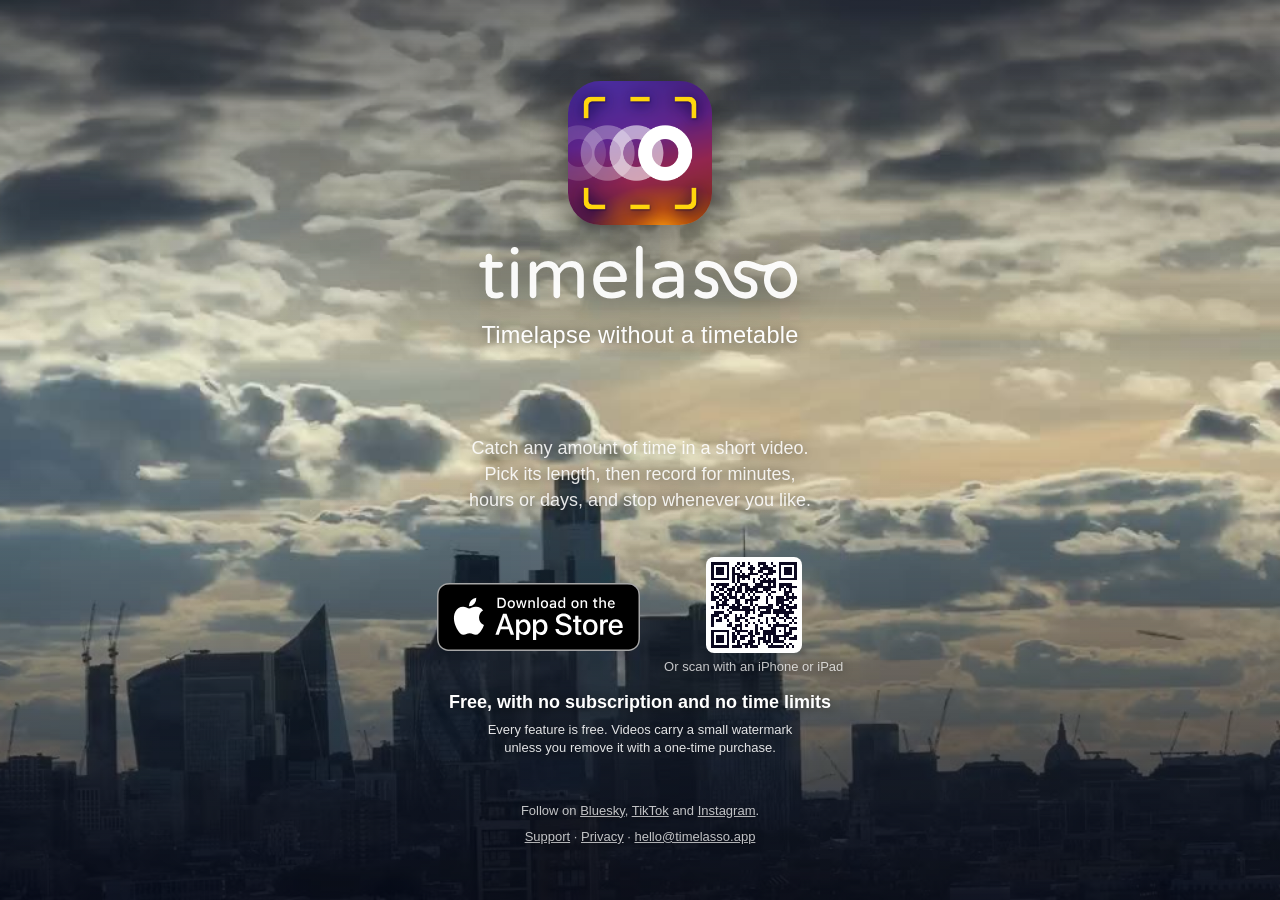
<file: index.html>
<!doctype html>
<html lang="en">
<head>
<meta charset="utf-8">
<meta name="viewport" content="width=device-width, initial-scale=1, viewport-fit=cover">
<title>Timelasso: timelapse app for iPhone and iPad</title>
<meta name="description" content="Timelapse without a timetable. Catch any amount of time in a short video. Free on the App Store for iPhone and iPad.">
<link rel="canonical" href="https://timelasso.app/">
<meta property="og:title" content="Timelasso">
<meta property="og:description" content="Timelapse without a timetable">
<meta property="og:url" content="https://timelasso.app/">
<meta property="og:type" content="website">
<meta property="og:image" content="https://timelasso.app/sky-wide.jpg">
<meta property="og:image:width" content="1280">
<meta property="og:image:height" content="720">
<meta name="twitter:card" content="summary_large_image">
<meta name="theme-color" content="#161a26">
<!-- Safari on iPhone and iPad shows its own Get banner above the page,
     or Open once the app is installed. -->
<meta name="apple-itunes-app" content="app-id=6814762728">
<link rel="icon" type="image/png" href="favicon.png?v=ob">
<link rel="apple-touch-icon" href="apple-touch-icon.png?v=ob">
<!-- The app as search engines read it: what a result for the name can show. -->
<script type="application/ld+json">
{
  "@context": "https://schema.org",
  "@type": "MobileApplication",
  "name": "Timelasso",
  "description": "Timelapse without a timetable. Catch any amount of time in a short video.",
  "url": "https://timelasso.app/",
  "image": "https://timelasso.app/icon-512.png",
  "installUrl": "https://apps.apple.com/app/id6814762728",
  "operatingSystem": "iOS 26, iPadOS 26",
  "applicationCategory": "MultimediaApplication",
  "offers": { "@type": "Offer", "price": "0", "priceCurrency": "GBP" }
}
</script>
<style>
  html, body { margin: 0; height: 100%; }

  /* A Timelasso clip of the City under cloud, looped with a one-second
     crossfade from its last second into its first. Towers fill the lower half,
     so the name sits in the sky above them and the words and the badge on the
     streets below, each over a darkened band; the towers in between are left clear. The
     stills are each clip's first frame, shown while it loads and instead of it
     under reduced motion (no <source> matches then, so nothing downloads).
     The night gradient under them is only what shows if neither arrives. */
  body {
    min-height: 100vh;
    min-height: 100dvh;
    box-sizing: border-box;
    display: flex;
    flex-direction: column;
    align-items: center;
    justify-content: space-between;
    padding: max(9vh, env(safe-area-inset-top) + 24px) 16px max(6vh, env(safe-area-inset-bottom) + 20px);
    color: #fff;
    background-color: #0b0820;
    background-image: url("sky-wide.jpg"), linear-gradient(172deg, #07061a 0%, #120b33 42%, #25124f 72%, #3a1450 100%);
    background-size: cover;
    background-position: center;
    background-attachment: fixed;
  }
  @media (orientation: portrait) {
    body { background-image: url("sky-tall.jpg"), linear-gradient(172deg, #07061a 0%, #120b33 42%, #25124f 72%, #3a1450 100%); }
  }

  .sky, body::after {
    position: fixed;
    inset: 0;
    width: 100%;
    height: 100%;
    z-index: -1;
  }
  .sky { object-fit: cover; }
  body::after {
    content: "";
    background: linear-gradient(to bottom,
      rgba(8, 10, 24, 0.55) 0%, rgba(8, 10, 24, 0) 40%,
      rgba(8, 10, 24, 0) 52%, rgba(8, 10, 24, 0.75) 100%);
  }

  header, footer {
    display: flex;
    flex-direction: column;
    align-items: center;
    width: 100%;
  }
  header { gap: 20px; }
  /* The widest gap on the page sits over the badge, so it reads as where the
     page leads rather than one more line. */
  footer { gap: 44px; }

  .icon {
    display: block;
    width: min(30vw, 144px);
    aspect-ratio: 1;
    border-radius: 22.37%;
    box-shadow: 0 10px 40px rgba(0, 0, 0, 0.45);
  }

  /* The logotype: Bpmf Huninn's outlines (OFL, see OFL.txt) with "sso" as
     one rope, drawn by design/logotype/make.py in the app's repo, which
     writes the app's watermark from the same outline. Here without ".app",
     which the address bar already says, and so larger than the watermark's
     whole name could be. The em is the size the letters are set at; the
     image runs from the l's ascender to just under the baseline, 0.79 of it. */
  h1 {
    margin: 0;
    font-size: min(16vw, 72px);
    line-height: 0;
  }
  /* The strapline: one line for everyone, and it fits the App Store subtitle's 30 characters. */
  .strap {
    margin: 0;
    font-family: -apple-system, BlinkMacSystemFont, "Helvetica Neue", Arial, sans-serif;
    /* Sized to the wordmark's width: 0.339 of the h1's font size, measured against its ink. */
    font-size: min(5.229vw, 23.53px);
    white-space: nowrap;
    font-weight: 500;
    letter-spacing: 0.01em;
    color: #fff;
    text-align: center;
    text-shadow: 0 1px 12px rgba(0, 0, 0, 0.6);
  }
  h1 img {
    height: 0.79em;
    filter: drop-shadow(0 2px 18px rgba(0, 0, 0, 0.5));
  }
  .note {
    font: 16px/1.4 -apple-system, BlinkMacSystemFont, "Helvetica Neue", Arial, sans-serif;
  }
  /* Plain system type, so the wordmark stays the only Huninn on the page. */
  /* The footer is three groups: what the app does, where to get it, and
     the small links, each a wide gap from the next so the badge stands
     alone between them. */
  .pitch {
    margin: 0;
    font-family: -apple-system, BlinkMacSystemFont, "Helvetica Neue", Arial, sans-serif;
    text-align: center;
    text-wrap: balance;
    text-shadow: 0 1px 12px rgba(0, 0, 0, 0.6);
  }
  .pitch {
    width: min(100%, 380px);
    font-size: 18px;
    line-height: 1.45;
    color: rgba(255, 255, 255, 0.88);
  }
  .action, .links {
    display: flex;
    flex-direction: column;
    align-items: center;
    width: 100%;
  }
  .action { gap: 16px; }
  .links { gap: 8px; }
  .note {
    margin: 0;
    font-size: 13px;
    color: rgba(255, 255, 255, 0.75);
    text-align: center;
    text-shadow: 0 1px 8px rgba(0, 0, 0, 0.6);
  }
  .note a { color: inherit; }

  /* The one action: Apple's own badge, unaltered as its guidelines require,
     with the price answered beside it, since the store's "In-App Purchases"
     label reads as a subscription. The links carry ct= so App Analytics
     counts what the site sends, and the QR code its own ct= so the two can
     be told apart. */
  .get {
    display: flex;
    align-items: center;
    gap: 24px;
  }
  .get .badge img {
    display: block;
    height: 68px;
  }
  .free {
    margin: 0;
    font-family: -apple-system, BlinkMacSystemFont, "Helvetica Neue", Arial, sans-serif;
    font-size: 18px;
    font-weight: 600;
    text-align: center;
    text-wrap: balance;
    text-shadow: 0 1px 12px rgba(0, 0, 0, 0.6);
  }
  /* What "free" leaves out, said plainly under it rather than behind an
     asterisk, so the app's purchase row is no surprise. Body text's
     colour at the links' size, and close to the line it qualifies. */
  .terms {
    margin: -8px 0 0;
    width: min(100%, 380px);
    font-family: -apple-system, BlinkMacSystemFont, "Helvetica Neue", Arial, sans-serif;
    font-size: 13px;
    line-height: 1.4;
    color: rgba(255, 255, 255, 0.88);
    text-align: center;
    text-wrap: balance;
    text-shadow: 0 1px 12px rgba(0, 0, 0, 0.6);
  }
  /* The QR code is for a visitor on a computer, who can't install from
     there; a phone or tablet already has the badge under its thumb. */
  .qr {
    display: none;
    flex-direction: column;
    align-items: center;
    gap: 6px;
    font: 13px/1.3 -apple-system, BlinkMacSystemFont, "Helvetica Neue", Arial, sans-serif;
    color: rgba(255, 255, 255, 0.75);
    text-shadow: 0 1px 8px rgba(0, 0, 0, 0.6);
  }
  .qr img {
    width: 96px;
    height: 96px;
    border-radius: 8px;
  }
  @media (min-width: 900px) and (pointer: fine) {
    .qr { display: flex; }
  }
</style>
</head>
<body>
  <video class="sky" autoplay muted loop playsinline aria-hidden="true">
    <source src="sky-tall.mp4" type="video/mp4" media="(prefers-reduced-motion: no-preference) and (orientation: portrait)">
    <source src="sky-wide.mp4" type="video/mp4" media="(prefers-reduced-motion: no-preference)">
  </video>
  <header>
    <a href="https://apps.apple.com/app/id6814762728?pt=160576&ct=site-icon&mt=8"><img class="icon" src="icon-512.png?v=ob" alt="Timelasso on the App Store"></a>
    <h1><img src="wordmark.svg?v=58b0c5b0" alt="timelasso"></h1>
    <p class="strap">Timelapse without a timetable</p>
  </header>
  <footer>
    <p class="pitch">Catch any amount of time in a short video. Pick its length, then record for minutes, hours or days, and stop whenever you like.</p>
    <div class="action">
      <div class="get">
        <a class="badge" href="https://apps.apple.com/app/id6814762728?pt=160576&ct=site&mt=8"><img src="app-store-badge.svg" alt="Download on the App Store"></a>
        <div class="qr">
          <img src="app-store-qr.svg" alt="">
          <span>Or scan with an iPhone or iPad</span>
        </div>
      </div>
      <p class="free">Free, with no subscription and no time limits</p>
      <p class="terms">Every feature is free. Videos carry a small watermark unless you remove it with a one-time purchase.</p>
    </div>
    <div class="links">
      <p class="note">Follow on <a href="https://bsky.app/profile/timelasso.bsky.social">Bluesky</a>, <a href="https://www.tiktok.com/@timelasso">TikTok</a> and <a href="https://www.instagram.com/timelasso.app/">Instagram</a>.</p>
      <p class="note"><a href="support">Support</a> · <a href="privacy">Privacy</a> · <a href="mailto:hello@timelasso.app">hello@timelasso.app</a></p>
    </div>
  </footer>
</body>
</html>
</file>
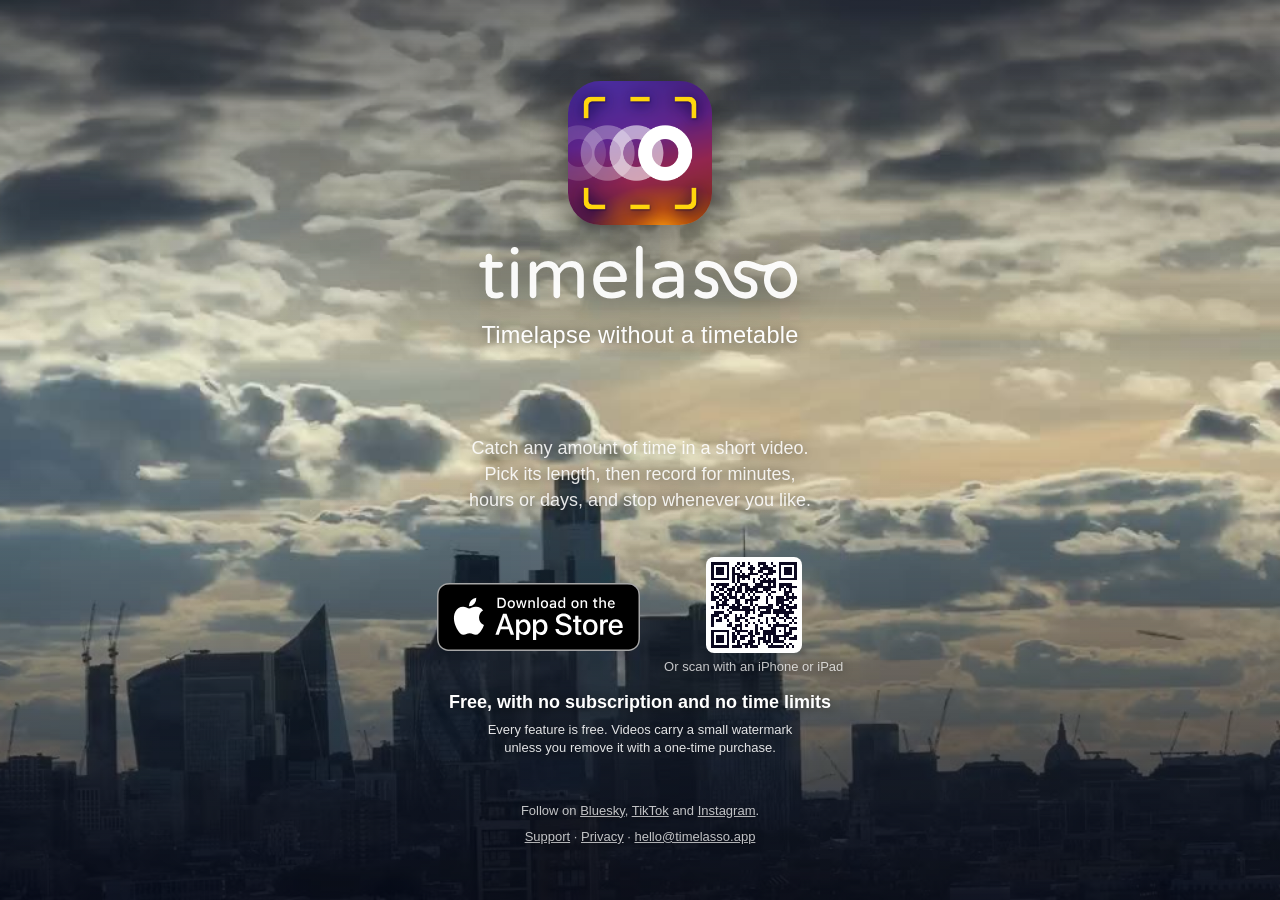
<file: launch.html>
<!doctype html>
<html lang="en">
<head>
<meta charset="utf-8">
<meta name="viewport" content="width=device-width, initial-scale=1">
<title>Timelasso</title>
<!-- A retired address: GitHub Pages has no server redirects, so this page forwards to the front page. -->
<link rel="canonical" href="https://timelasso.app/">
<meta name="robots" content="noindex">
<meta http-equiv="refresh" content="0; url=/">
<script>location.replace("/");</script>
<style>body{margin:0;background:#000;color:#fff;font:16px -apple-system,system-ui,sans-serif;padding:24px 16px}a{color:#ffd60a}</style>
</head>
<body><p><a href="/">Timelasso has moved to the front page.</a></p></body>
</html>
</file>
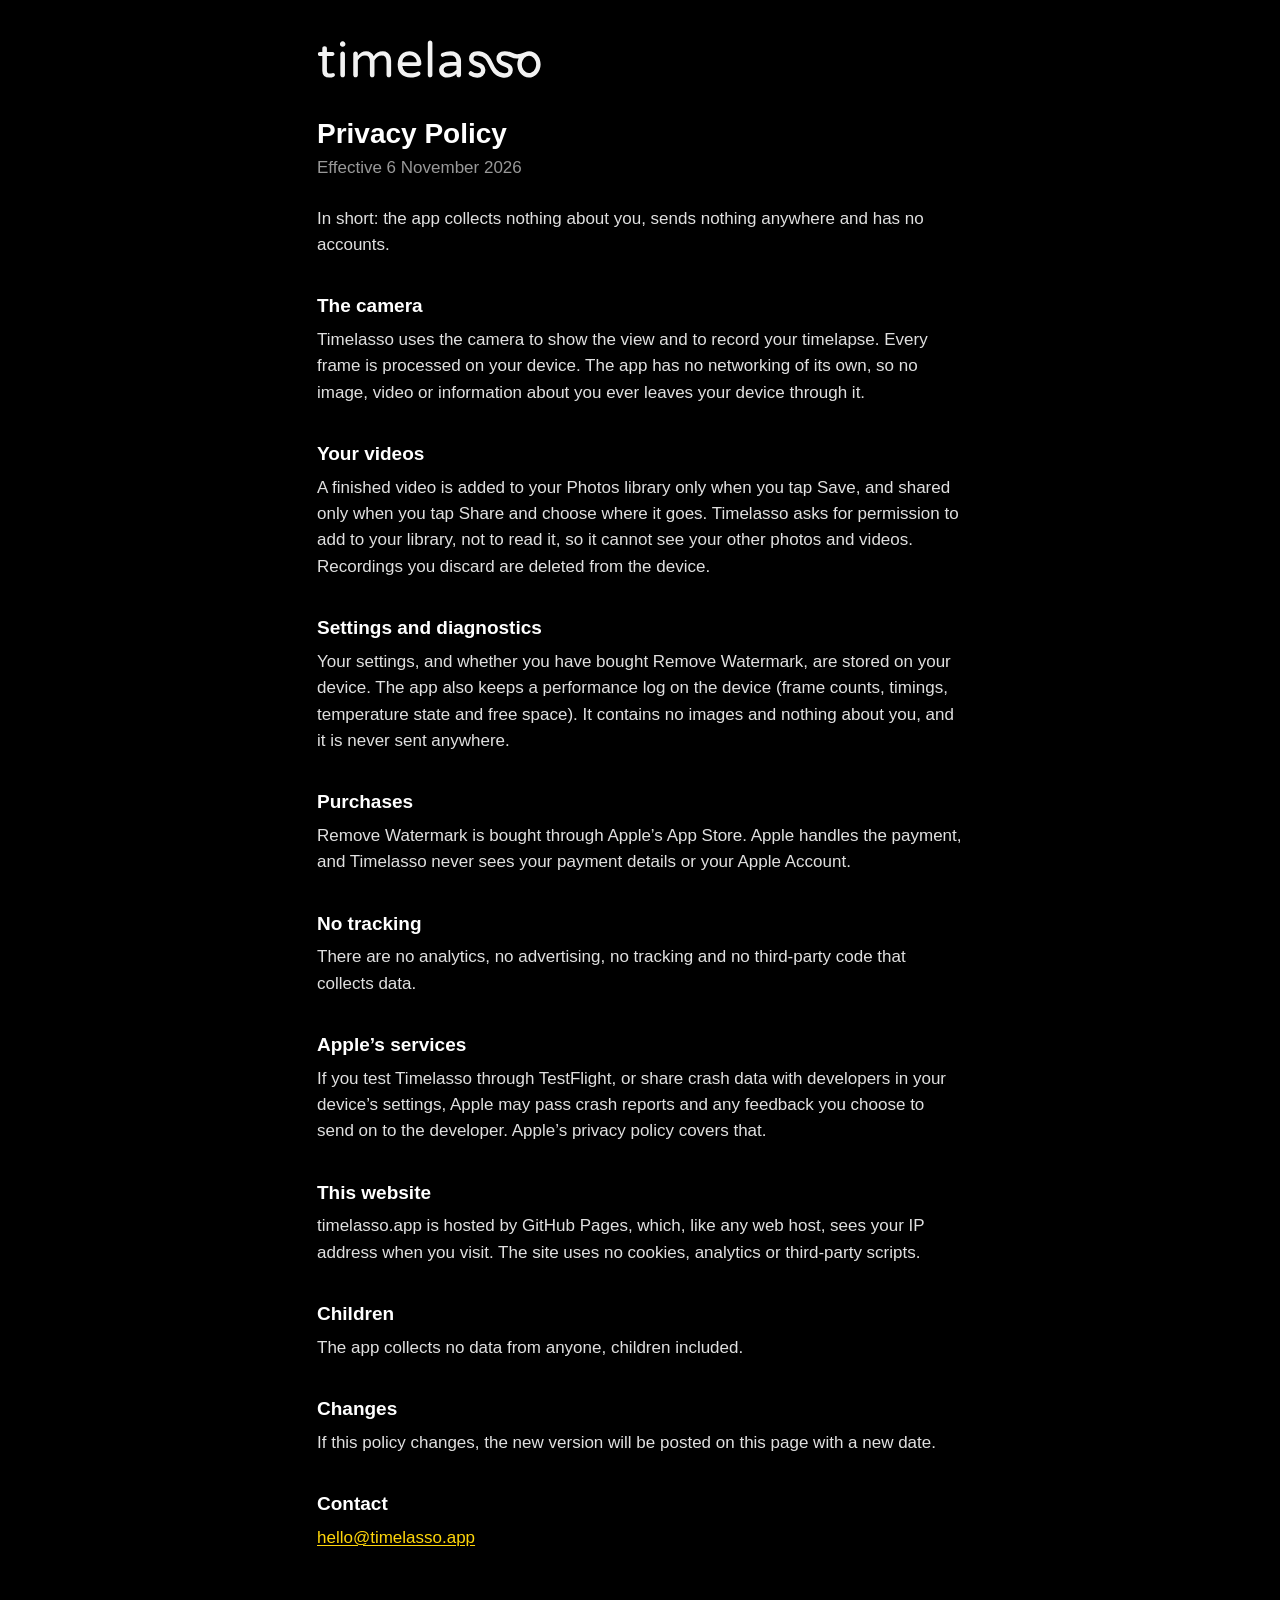
<file: privacy.html>
<!doctype html>
<html lang="en-GB">
<head>
<meta charset="utf-8">
<meta name="viewport" content="width=device-width, initial-scale=1, viewport-fit=cover">
<title>Timelasso Privacy Policy</title>
<link rel="canonical" href="https://timelasso.app/privacy">
<meta name="theme-color" content="#000000">
<link rel="icon" type="image/png" href="favicon.png?v=ob">
<link rel="apple-touch-icon" href="apple-touch-icon.png?v=ob">
<link rel="stylesheet" href="page.css">
</head>
<body>
<header>
  <a href="/"><img src="wordmark.svg?v=58b0c5b0" alt="timelasso"></a>
</header>
<main>
<h1>Privacy Policy</h1>
<p class="date">Effective 6 November 2026</p>

<p>In short: the app collects nothing about you, sends nothing anywhere and has no accounts.</p>

<h2>The camera</h2>
<p>Timelasso uses the camera to show the view and to record your timelapse. Every frame is processed on your device. The app has no networking of its own, so no image, video or information about you ever leaves your device through it.</p>

<h2>Your videos</h2>
<p>A finished video is added to your Photos library only when you tap Save, and shared only when you tap Share and choose where it goes. Timelasso asks for permission to add to your library, not to read it, so it cannot see your other photos and videos. Recordings you discard are deleted from the device.</p>

<h2>Settings and diagnostics</h2>
<p>Your settings, and whether you have bought Remove Watermark, are stored on your device. The app also keeps a performance log on the device (frame counts, timings, temperature state and free space). It contains no images and nothing about you, and it is never sent anywhere.</p>

<h2>Purchases</h2>
<p>Remove Watermark is bought through Apple’s App Store. Apple handles the payment, and Timelasso never sees your payment details or your Apple Account.</p>

<h2>No tracking</h2>
<p>There are no analytics, no advertising, no tracking and no third-party code that collects data.</p>

<h2>Apple’s services</h2>
<p>If you test Timelasso through TestFlight, or share crash data with developers in your device’s settings, Apple may pass crash reports and any feedback you choose to send on to the developer. Apple’s privacy policy covers that.</p>

<h2>This website</h2>
<p>timelasso.app is hosted by GitHub Pages, which, like any web host, sees your IP address when you visit. The site uses no cookies, analytics or third-party scripts.</p>

<h2>Children</h2>
<p>The app collects no data from anyone, children included.</p>

<h2>Changes</h2>
<p>If this policy changes, the new version will be posted on this page with a new date.</p>

<h2>Contact</h2>
<p><a href="mailto:hello@timelasso.app">hello@timelasso.app</a></p>
</main>
</body>
</html>
</file>
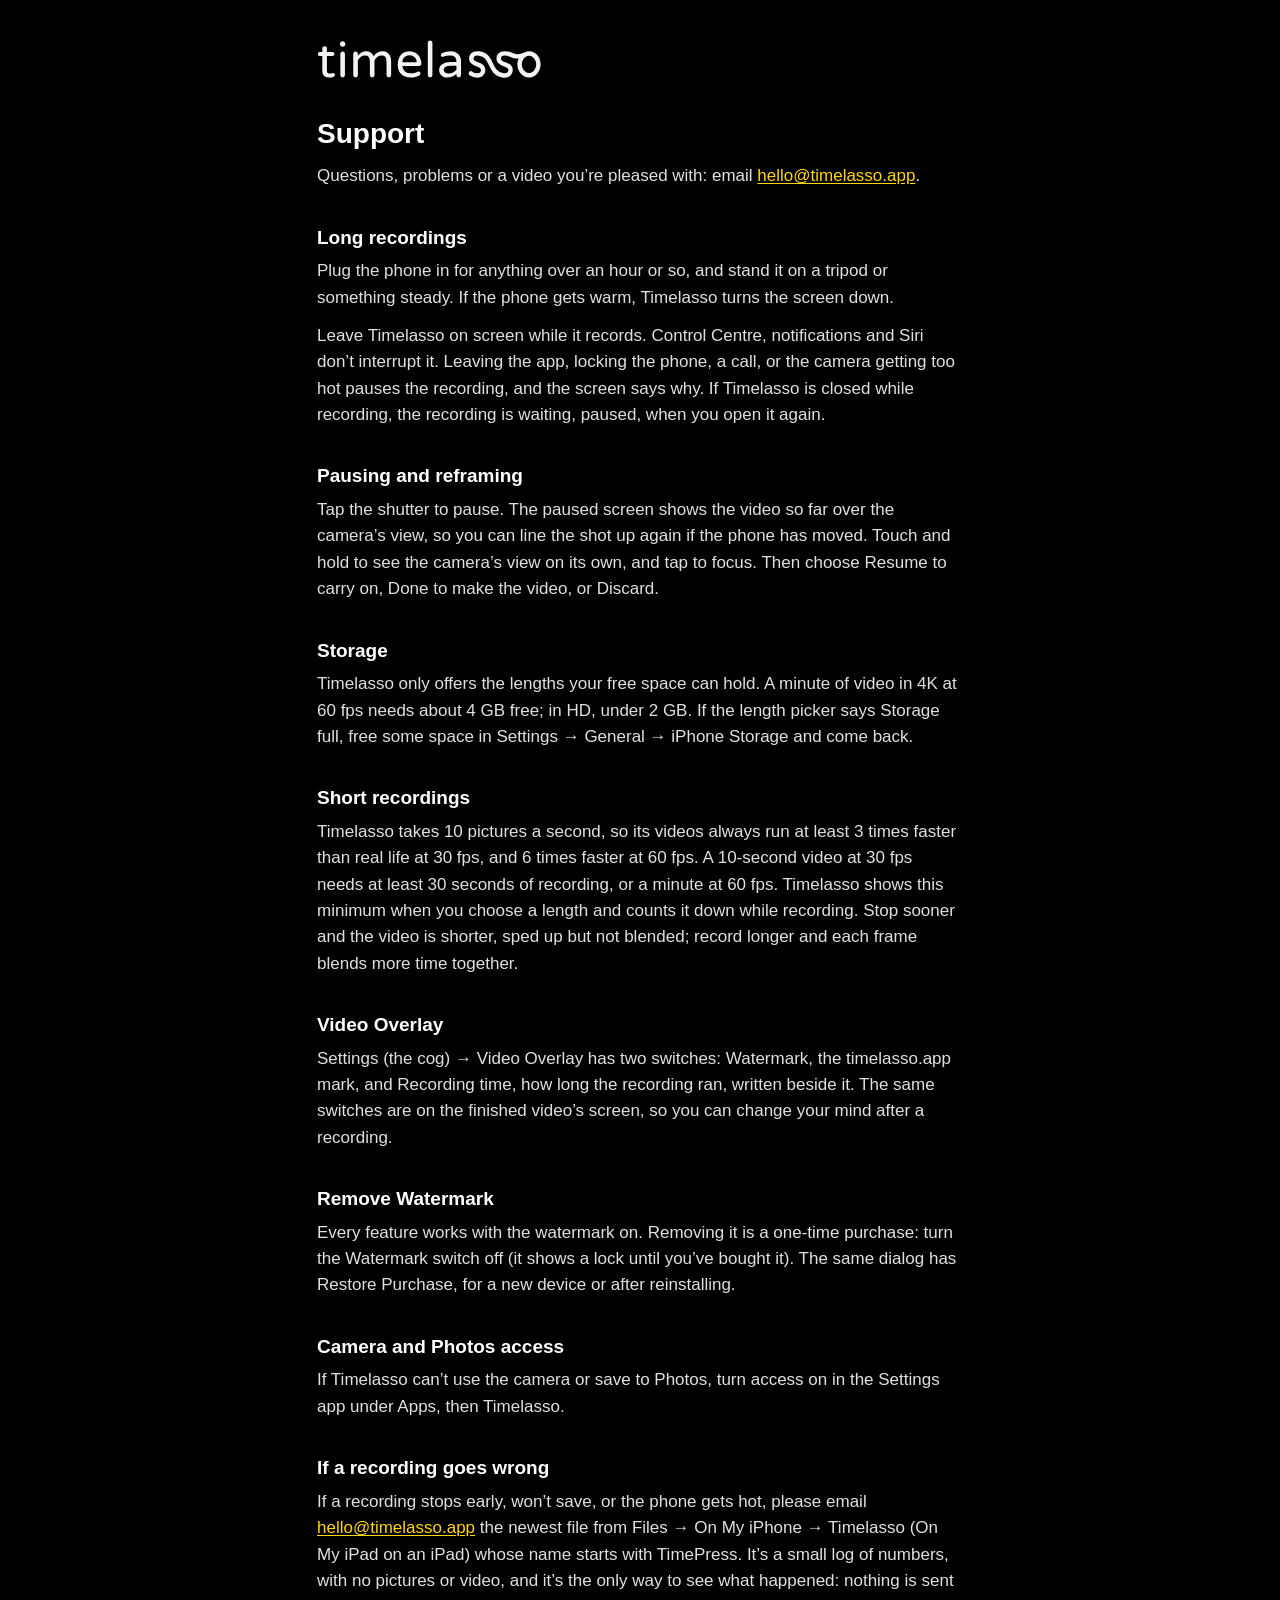
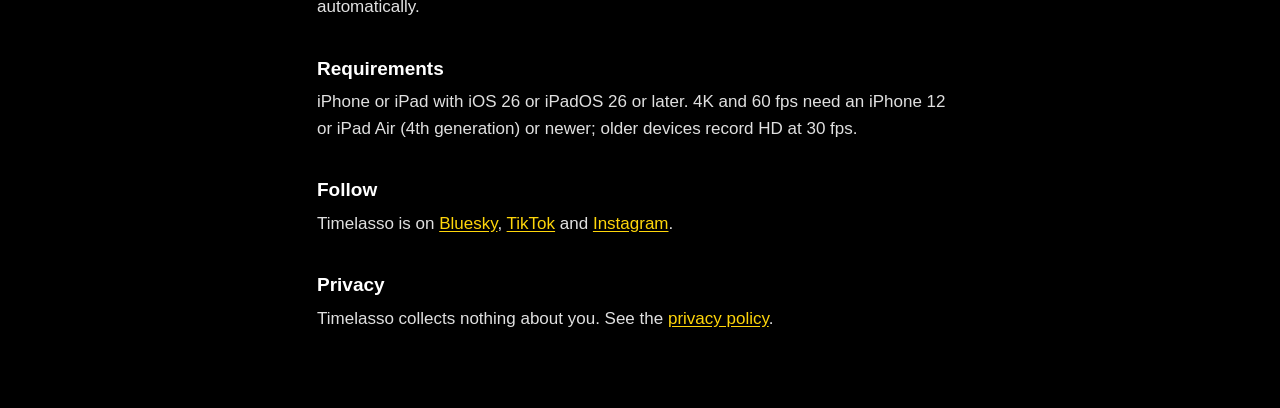
<file: support.html>
<!doctype html>
<html lang="en-GB">
<head>
<meta charset="utf-8">
<meta name="viewport" content="width=device-width, initial-scale=1, viewport-fit=cover">
<title>Timelasso Support</title>
<link rel="canonical" href="https://timelasso.app/support">
<meta name="theme-color" content="#000000">
<link rel="icon" type="image/png" href="favicon.png?v=ob">
<link rel="apple-touch-icon" href="apple-touch-icon.png?v=ob">
<link rel="stylesheet" href="page.css">
</head>
<body>
<header>
  <a href="/"><img src="wordmark.svg?v=58b0c5b0" alt="timelasso"></a>
</header>
<main>
<h1>Support</h1>
<p class="lead">Questions, problems or a video you’re pleased with: email <a href="mailto:hello@timelasso.app">hello@timelasso.app</a>.</p>

<h2>Long recordings</h2>
<p>Plug the phone in for anything over an hour or so, and stand it on a tripod or something steady. If the phone gets warm, Timelasso turns the screen down.</p>
<p>Leave Timelasso on screen while it records. Control Centre, notifications and Siri don’t interrupt it. Leaving the app, locking the phone, a call, or the camera getting too hot pauses the recording, and the screen says why. If Timelasso is closed while recording, the recording is waiting, paused, when you open it again.</p>

<h2>Pausing and reframing</h2>
<p>Tap the shutter to pause. The paused screen shows the video so far over the camera’s view, so you can line the shot up again if the phone has moved. Touch and hold to see the camera’s view on its own, and tap to focus. Then choose Resume to carry on, Done to make the video, or Discard.</p>

<h2>Storage</h2>
<p>Timelasso only offers the lengths your free space can hold. A minute of video in 4K at 60 fps needs about 4 GB free; in HD, under 2 GB. If the length picker says Storage full, free some space in Settings → General → iPhone Storage and come back.</p>

<h2>Short recordings</h2>
<p>Timelasso takes 10 pictures a second, so its videos always run at least 3 times faster than real life at 30 fps, and 6 times faster at 60 fps. A 10-second video at 30 fps needs at least 30 seconds of recording, or a minute at 60 fps. Timelasso shows this minimum when you choose a length and counts it down while recording. Stop sooner and the video is shorter, sped up but not blended; record longer and each frame blends more time together.</p>

<h2>Video Overlay</h2>
<p>Settings (the cog) → Video Overlay has two switches: Watermark, the timelasso.app mark, and Recording time, how long the recording ran, written beside it. The same switches are on the finished video’s screen, so you can change your mind after a recording.</p>

<h2>Remove Watermark</h2>
<p>Every feature works with the watermark on. Removing it is a one-time purchase: turn the Watermark switch off (it shows a lock until you’ve bought it). The same dialog has Restore Purchase, for a new device or after reinstalling.</p>

<h2>Camera and Photos access</h2>
<p>If Timelasso can’t use the camera or save to Photos, turn access on in the Settings app under Apps, then Timelasso.</p>

<h2>If a recording goes wrong</h2>
<p>If a recording stops early, won’t save, or the phone gets hot, please email <a href="mailto:hello@timelasso.app">hello@timelasso.app</a> the newest file from Files → On My iPhone → Timelasso (On My iPad on an iPad) whose name starts with TimePress. It’s a small log of numbers, with no pictures or video, and it’s the only way to see what happened: nothing is sent automatically.</p>

<h2>Requirements</h2>
<p>iPhone or iPad with iOS 26 or iPadOS 26 or later. 4K and 60 fps need an iPhone 12 or iPad Air (4th generation) or newer; older devices record HD at 30 fps.</p>

<h2>Follow</h2>
<p>Timelasso is on <a href="https://bsky.app/profile/timelasso.bsky.social">Bluesky</a>, <a href="https://www.tiktok.com/@timelasso">TikTok</a> and <a href="https://www.instagram.com/timelasso.app/">Instagram</a>.</p>

<h2>Privacy</h2>
<p>Timelasso collects nothing about you. See the <a href="/privacy">privacy policy</a>.</p>
</main>
</body>
</html>
</file>
<file: page.css>
/* The text pages (support, privacy): plain black, so the logotype stands on
   the dark it was drawn for, and nothing competes with the text. */
html { background: #000; }
body {
  margin: 0;
  color: rgba(255, 255, 255, 0.88);
  font: 17px/1.55 -apple-system, BlinkMacSystemFont, "Helvetica Neue", sans-serif;
  -webkit-text-size-adjust: 100%;
}

/* The logotype heads the text column, left aligned with it, and leads home:
   the same outline as the home page's (wordmark.svg, drawn by
   design/logotype/make.py in the app's repo). */
header, main {
  max-width: 38em;
  margin: 0 auto;
  padding-left: max(16px, env(safe-area-inset-left));
  padding-right: max(16px, env(safe-area-inset-right));
}
header { padding-top: max(40px, env(safe-area-inset-top) + 24px); }
header a { display: inline-block; line-height: 0; }
header img { height: min(9vw, 40px); }

main { padding-top: 28px; padding-bottom: max(64px, env(safe-area-inset-bottom) + 32px); }
h1 {
  margin: 0 0 4px;
  font-size: 28px;
  line-height: 1.25;
  color: #fff;
}
h2 {
  margin: 36px 0 8px;
  font-size: 19px;
  line-height: 1.3;
  color: #fff;
}
p { margin: 0 0 12px; }
.lead { margin: 12px 0 24px; }
.date { margin: 0 0 24px; color: rgba(255, 255, 255, 0.6); }

/* Links in the icon's bracket yellow, the home page's button colour. */
a { color: #ffd60a; text-underline-offset: 2px; }
a:hover { color: #ffe04d; }
</file>
